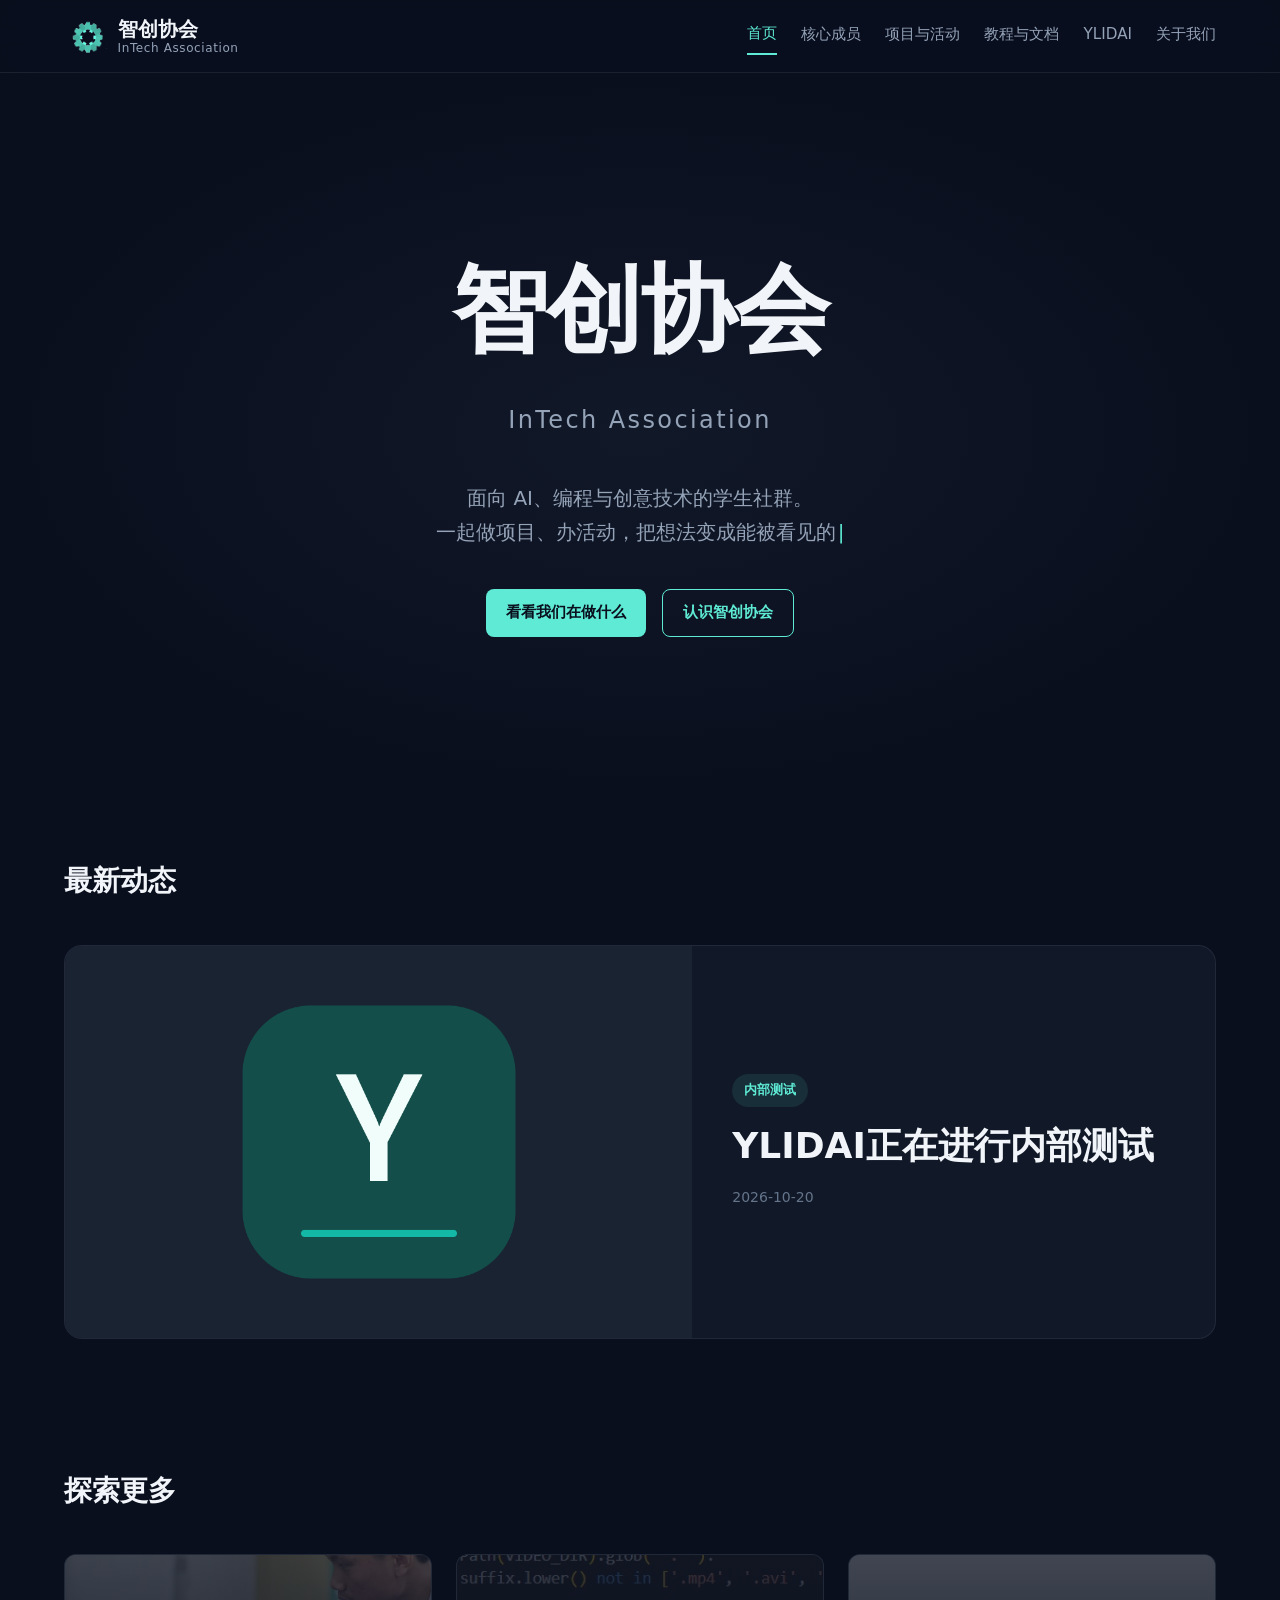
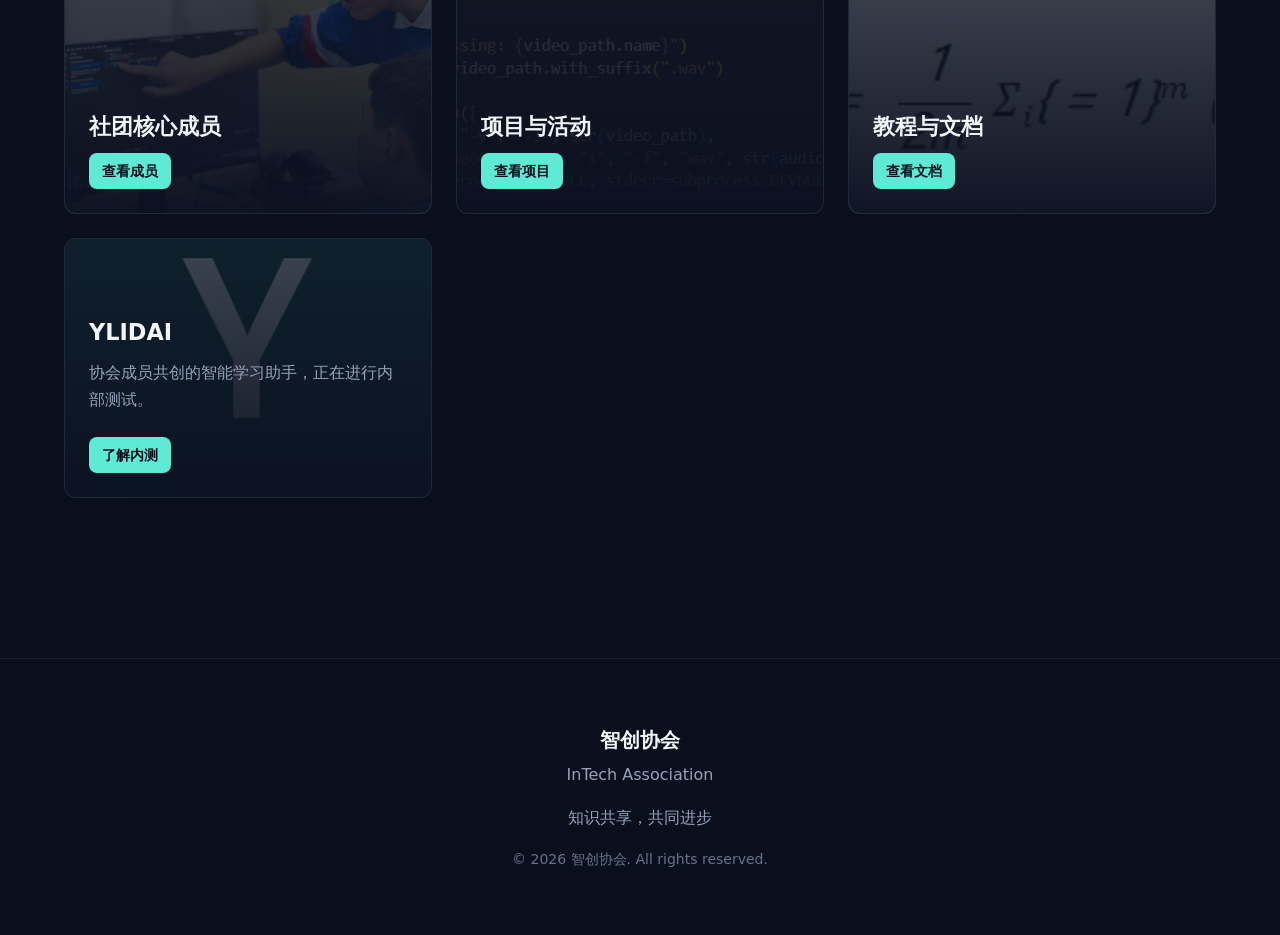
<file: index.html>
<!DOCTYPE html>
<html lang="zh-CN">
  <head>
    <meta charset="UTF-8" />
    <link rel="icon" type="image/png" href="assets/images/logo.png" />
    <meta name="viewport" content="width=device-width, initial-scale=1.0" />
    <title>智创协会 | InTech Association</title>
    <meta name="description" content="智创协会（InTech Association）官网：知识共享，共同进步。" />
    <link rel="stylesheet" href="css/base.css" />
    <link rel="stylesheet" href="css/components.css?v=20261102-trim" />
    <link rel="stylesheet" href="css/pages.css?v=20261102-trim" />
  </head>
  <body data-page="index">
    <div id="navbar"></div>

    <main>
      <section class="hero">
        <div class="hero-content">
          <div class="hero-brand">
            <h1>智创协会</h1>
            <span class="hero-sub">InTech Association</span>
          </div>
          <p class="hero-desc typewriter-desc" data-type-text="面向 AI、编程与创意技术的学生社群。&#10;一起做项目、办活动，把想法变成能被看见的作品。"></p>
          <div class="hero-actions">
            <a href="projects.html" class="btn">看看我们在做什么</a>
            <a href="about.html" class="btn btn-outline">认识智创协会</a>
          </div>
        </div>
      </section>

      <div id="news-carousel" class="reveal"></div>

      <section class="entrance-section">
        <div class="container">
          <h2 class="section-title reveal">探索更多</h2>
          <div class="entrance-grid">
            <a href="members.html" class="entrance-card reveal reveal-d1">
              <div class="bg-image">
                <img src="assets/images/核心成员.jpg" alt="核心成员" />
              </div>
              <div class="overlay"></div>
              <div class="card-content">
                <h3>社团核心成员</h3>
                <span class="btn btn-sm">查看成员</span>
              </div>
            </a>

            <a href="projects.html" class="entrance-card reveal reveal-d2">
              <div class="bg-image">
                <img src="assets/images/项目与活动.jpg" alt="项目与活动" />
              </div>
              <div class="overlay"></div>
              <div class="card-content">
                <h3>项目与活动</h3>
                <span class="btn btn-sm">查看项目</span>
              </div>
            </a>

            <a href="docs.html" class="entrance-card reveal reveal-d3">
              <div class="bg-image">
                <img src="assets/images/教程与文档.jpg" alt="教程与文档" />
              </div>
              <div class="overlay"></div>
              <div class="card-content">
                <h3>教程与文档</h3>
                <span class="btn btn-sm">查看文档</span>
              </div>
            </a>

            <a href="ylid-ai.html" class="entrance-card reveal reveal-d4">
              <div class="bg-image">
                <img src="assets/images/YLID%20AI%20Agent.jpg" alt="YLIDAI" />
              </div>
              <div class="overlay"></div>
              <div class="card-content">
                <h3>YLIDAI</h3>
                <p>协会成员共创的智能学习助手，正在进行内部测试。</p>
                <span class="btn btn-sm">了解内测</span>
              </div>
            </a>
          </div>
        </div>
      </section>
    </main>

    <div id="footer"></div>

    <script src="js/config.js?v=20261020-ylidai-news"></script>
    <script src="js/data.js?v=20261102-trim"></script>
    <script src="js/components.js?v=20261102-trim"></script>
    <script src="js/main.js?v=20261020-ylidai-news"></script>
  </body>
</html>
</file>
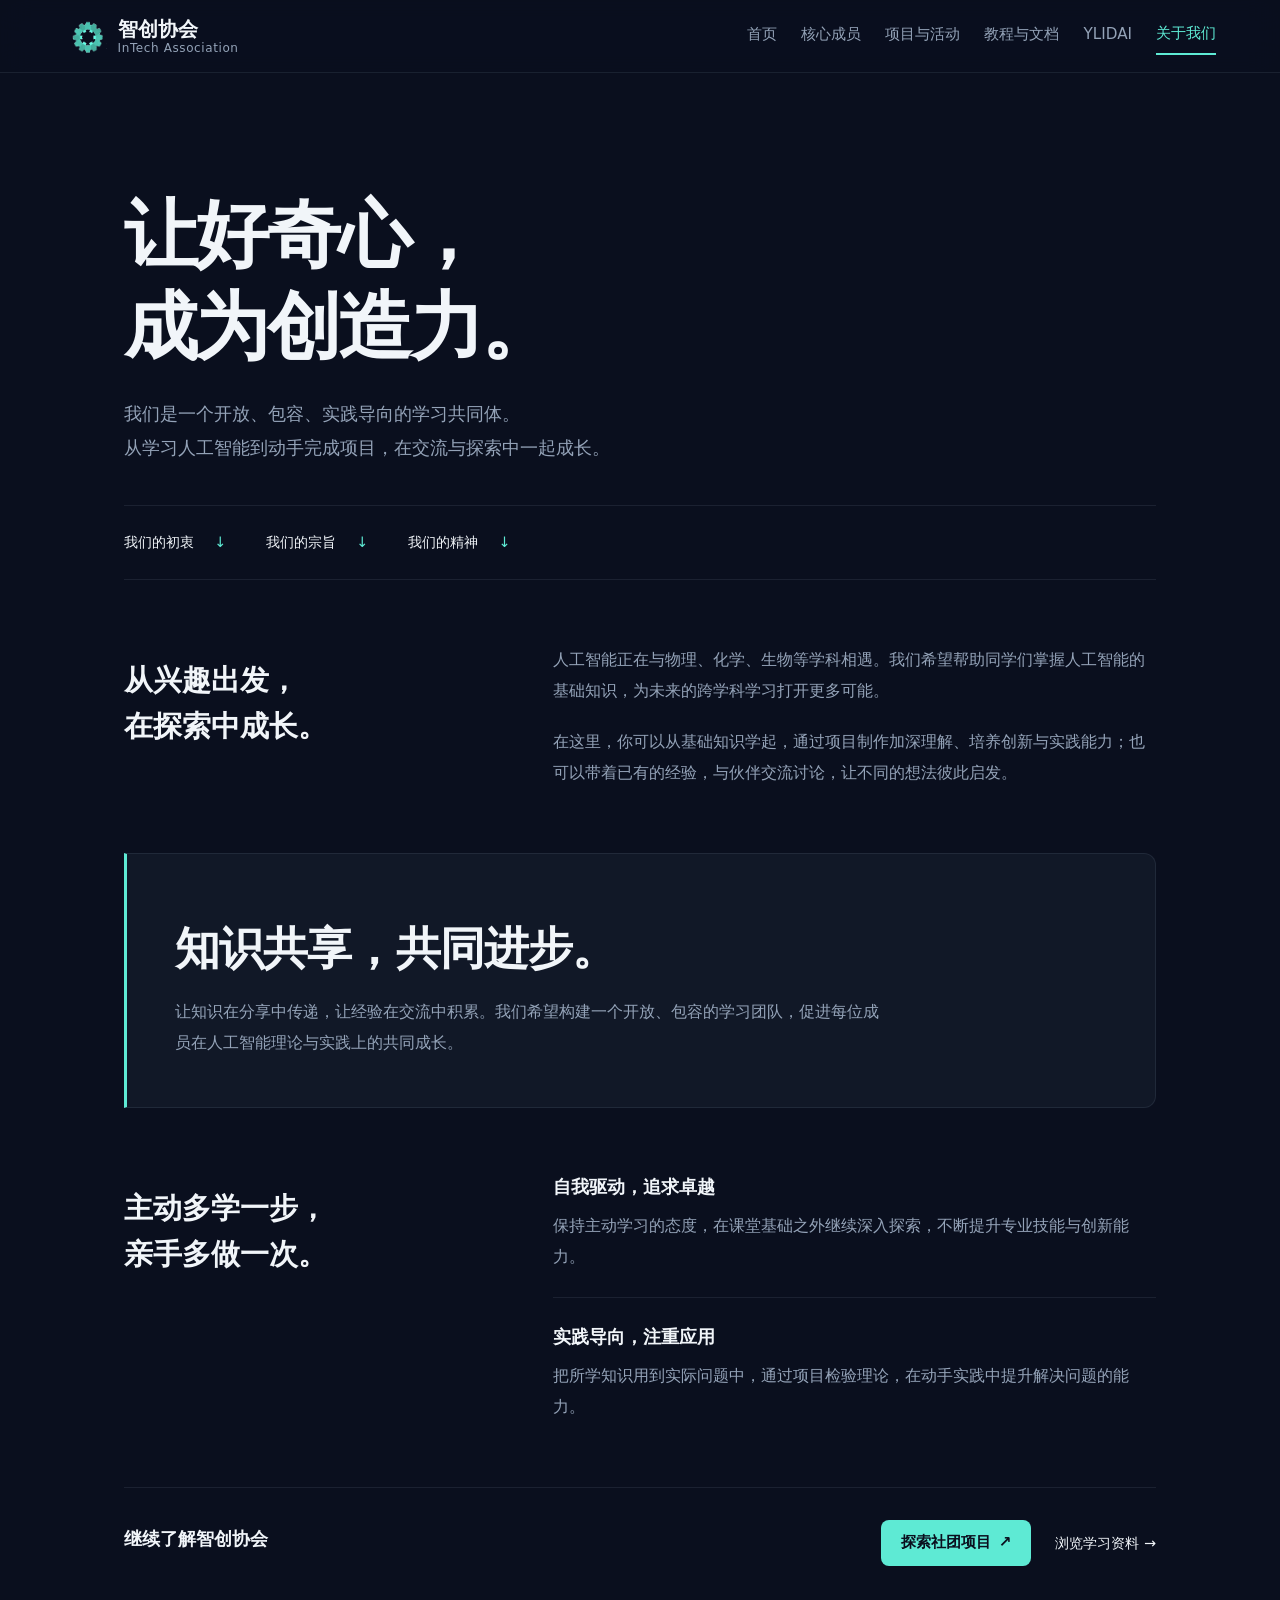
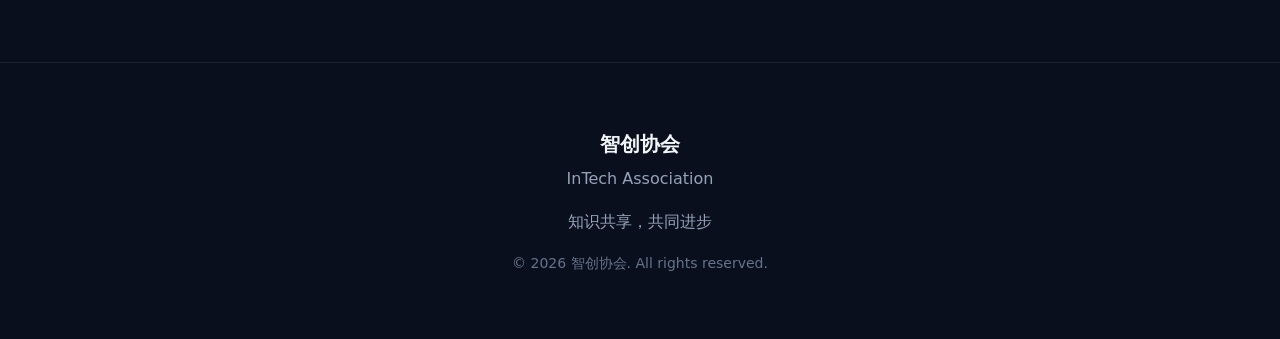
<file: about.html>
<!DOCTYPE html>
<html lang="zh-CN">
  <head>
    <meta charset="UTF-8" />
    <link rel="icon" type="image/png" href="assets/images/logo.png" />
    <meta name="viewport" content="width=device-width, initial-scale=1.0" />
    <title>关于我们 | 智创协会</title>
    <meta name="description" content="了解智创协会：以知识共享、共同进步为宗旨，在人工智能的学习、交流与实践中一起成长。" />
    <link rel="stylesheet" href="css/base.css" />
    <link rel="stylesheet" href="css/components.css" />
    <link rel="stylesheet" href="css/pages.css?v=20261102-trim" />
  </head>
  <body data-page="about">
    <div id="navbar"></div>

    <main class="about-page">
      <header class="about-header">
        <div class="container about-container">
          <h1>让好奇心，<br />成为创造力。</h1>
          <p class="about-intro">我们是一个开放、包容、实践导向的学习共同体。<br class="about-desktop-break" />从学习人工智能到动手完成项目，在交流与探索中一起成长。</p>
          <nav class="about-contents" aria-label="本页内容">
            <a href="#about-origin">我们的初衷 <span aria-hidden="true">↓</span></a>
            <a href="#about-purpose">我们的宗旨 <span aria-hidden="true">↓</span></a>
            <a href="#about-spirit">我们的精神 <span aria-hidden="true">↓</span></a>
          </nav>
        </div>
      </header>

      <div class="container about-container">
        <section class="about-row" id="about-origin" aria-labelledby="origin-title">
          <div class="about-section-heading">
            <h2 id="origin-title">从兴趣出发，<br />在探索中成长。</h2>
          </div>
          <div class="about-copy">
            <p>人工智能正在与物理、化学、生物等学科相遇。我们希望帮助同学们掌握人工智能的基础知识，为未来的跨学科学习打开更多可能。</p>
            <p>在这里，你可以从基础知识学起，通过项目制作加深理解、培养创新与实践能力；也可以带着已有的经验，与伙伴交流讨论，让不同的想法彼此启发。</p>
          </div>
        </section>

        <section class="about-purpose" id="about-purpose" aria-labelledby="purpose-title">
          <h2 id="purpose-title">知识共享，<br class="about-mobile-break" />共同进步。</h2>
          <p>让知识在分享中传递，让经验在交流中积累。我们希望构建一个开放、包容的学习团队，促进每位成员在人工智能理论与实践上的共同成长。</p>
        </section>

        <section class="about-row about-spirit" id="about-spirit" aria-labelledby="spirit-title">
          <div class="about-section-heading">
            <h2 id="spirit-title">主动多学一步，<br />亲手多做一次。</h2>
          </div>
          <div class="about-principles">
            <article>
              <h3>自我驱动，追求卓越</h3>
              <p>保持主动学习的态度，在课堂基础之外继续深入探索，不断提升专业技能与创新能力。</p>
            </article>
            <article>
              <h3>实践导向，注重应用</h3>
              <p>把所学知识用到实际问题中，通过项目检验理论，在动手实践中提升解决问题的能力。</p>
            </article>
          </div>
        </section>

        <aside class="about-explore" aria-labelledby="explore-title">
          <div>
            <h2 id="explore-title">继续了解智创协会</h2>
          </div>
          <div class="about-actions">
            <a class="btn" href="projects.html">探索社团项目 <span aria-hidden="true">↗</span></a>
            <a class="about-text-link" href="docs.html">浏览学习资料 <span aria-hidden="true">→</span></a>
          </div>
        </aside>
      </div>
    </main>

    <div id="footer"></div>

    <script src="js/config.js"></script>
    <script src="js/data.js"></script>
    <script src="js/components.js"></script>
    <script src="js/main.js"></script>
  </body>
</html>
</file>
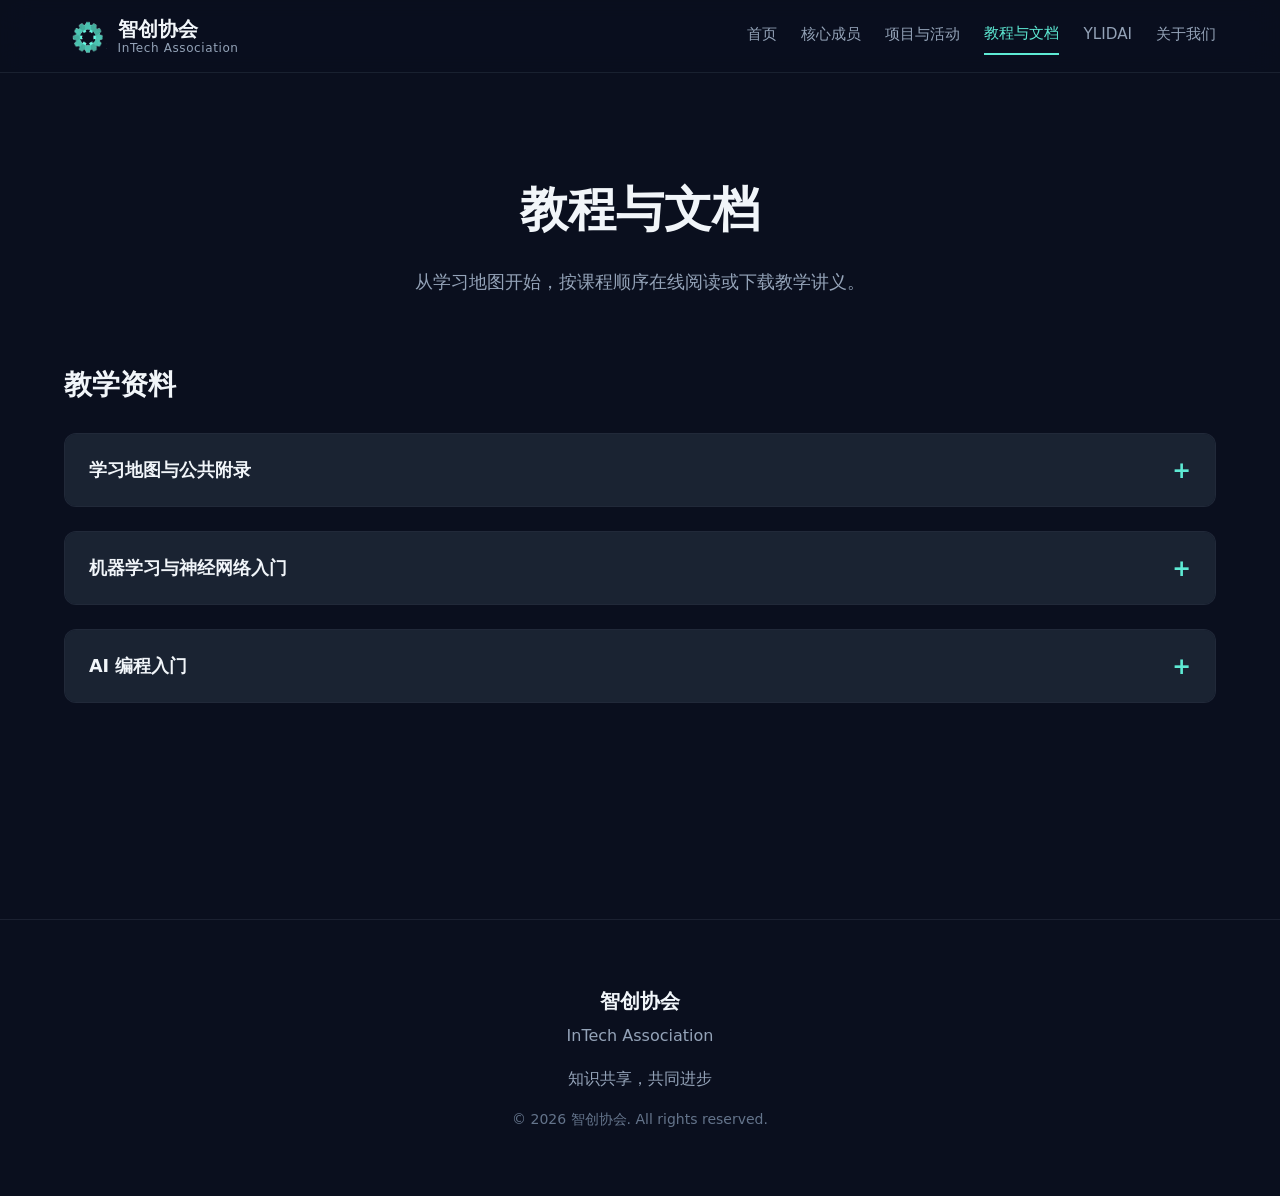
<file: docs.html>
<!DOCTYPE html>
<html lang="zh-CN">
  <head>
    <meta charset="UTF-8" />
    <link rel="icon" type="image/png" href="assets/images/logo.png" />
    <meta name="viewport" content="width=device-width, initial-scale=1.0" />
    <title>教程与文档 | 智创协会</title>
    <meta name="description" content="浏览和下载智创协会的机器学习、神经网络与 AI 编程教学资料。" />
    <link rel="stylesheet" href="css/base.css" />
    <link rel="stylesheet" href="css/components.css" />
    <link rel="stylesheet" href="css/pages.css" />
  </head>
  <body data-page="docs">
    <div id="navbar"></div>

    <main>
      <header class="page-header">
        <div class="container">
          <h1 class="fade-in-up">教程与文档</h1>
          <p class="fade-in-up">从学习地图开始，按课程顺序在线阅读或下载教学讲义。</p>
        </div>
      </header>

      <section class="docs-section">
        <div class="container">
          <h2 class="section-title reveal">教学资料</h2>
          <div id="public-docs" class="reveal"></div>
        </div>
      </section>
    </main>

    <div id="footer"></div>

    <script src="js/config.js"></script>
    <script src="js/data.js"></script>
    <script src="js/components.js"></script>
    <script src="js/main.js"></script>
  </body>
</html>
</file>
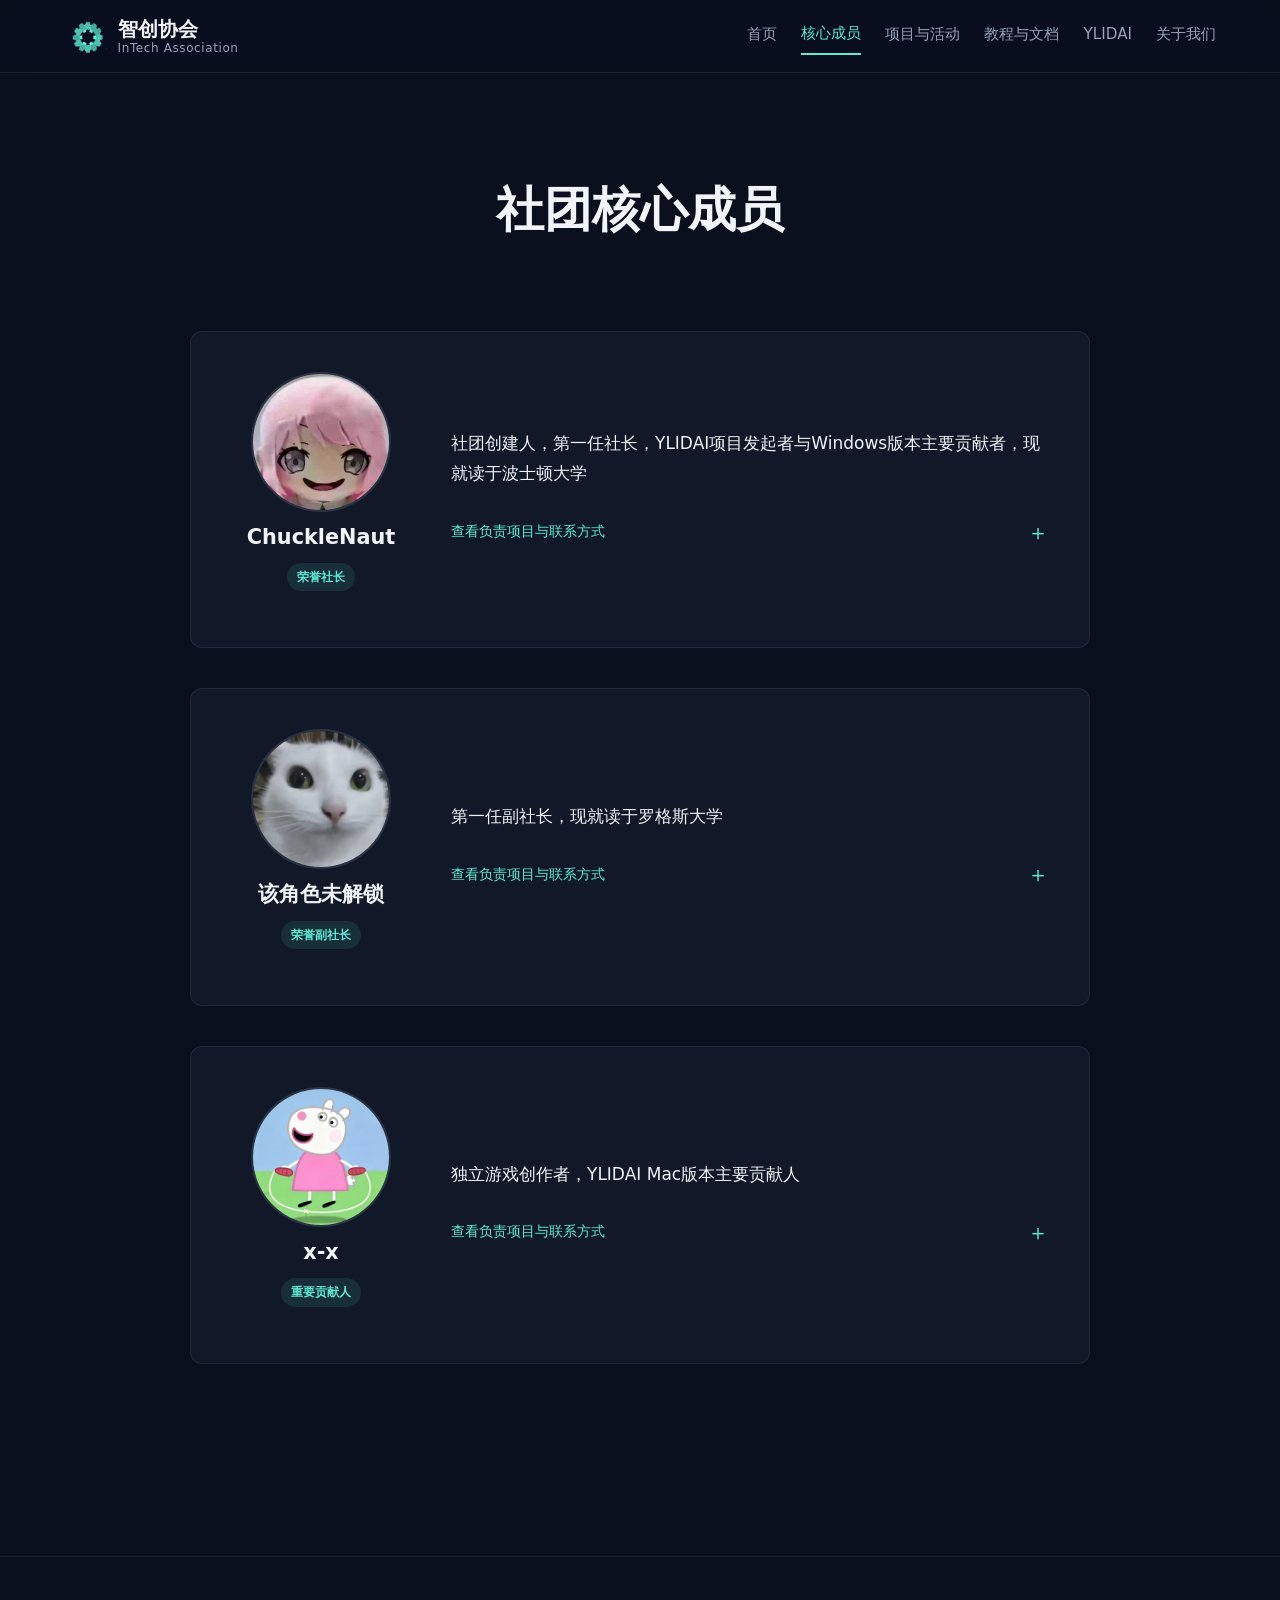
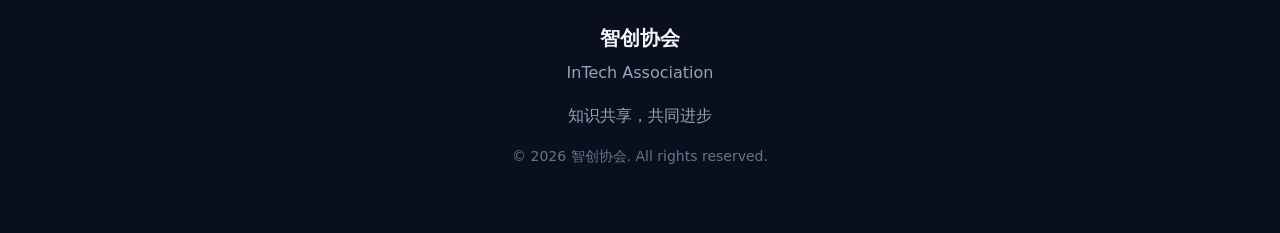
<file: members.html>
<!DOCTYPE html>
<html lang="zh-CN">
  <head>
    <meta charset="UTF-8" />
    <link rel="icon" type="image/png" href="assets/images/logo.png" />
    <meta name="viewport" content="width=device-width, initial-scale=1.0" />
    <title>核心成员 | 智创协会</title>
    <meta name="description" content="智创协会核心成员介绍。" />
    <link rel="stylesheet" href="css/base.css" />
    <link rel="stylesheet" href="css/components.css" />
    <link rel="stylesheet" href="css/pages.css" />
  </head>
  <body data-page="members">
    <div id="navbar"></div>

    <main>
      <header class="page-header">
        <div class="container">
          <h1 class="fade-in-up">社团核心成员</h1>
        </div>
      </header>

      <section class="members-section">
        <div class="container">
          <div id="members-grid" class="members-list"></div>
        </div>
      </section>
    </main>

    <div id="footer"></div>

    <script src="js/config.js"></script>
    <script src="js/data.js"></script>
    <script src="js/components.js"></script>
    <script src="js/main.js"></script>
  </body>
</html>
</file>
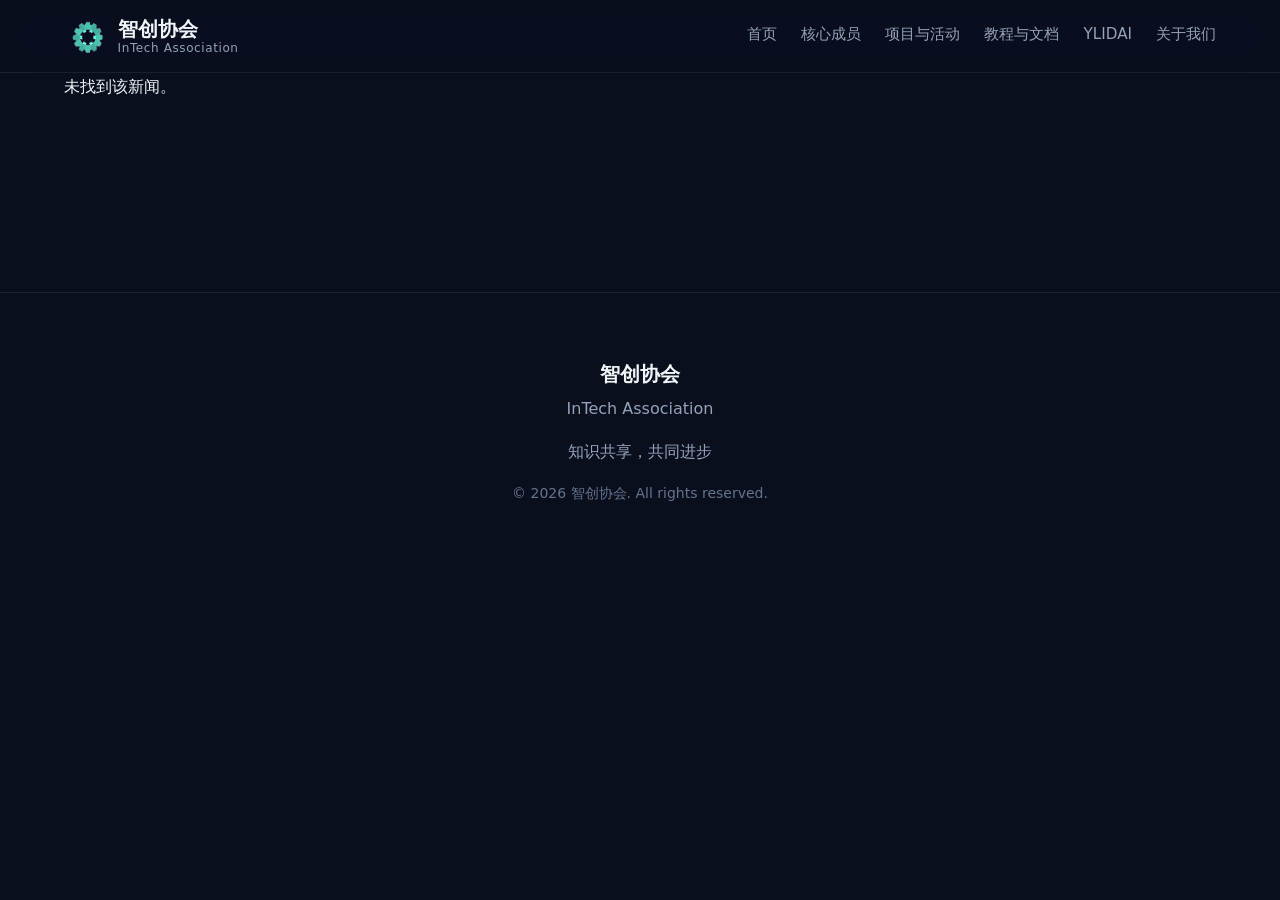
<file: news-detail.html>
<!DOCTYPE html>
<html lang="zh-CN">
  <head>
    <meta charset="UTF-8" />
    <link rel="icon" type="image/png" href="assets/images/logo.png" />
    <meta name="viewport" content="width=device-width, initial-scale=1.0" />
    <title>YLIDAI正在进行内部测试 | 智创协会</title>
    <meta name="description" content="我们开发的AI学习辅助工具“YLIDAI”正在进行内部测试，现在仍可加入我们的测试团队。如果有兴趣，请在核心成员中联系 Chucklenaut 或 x-x。" />
    <link rel="stylesheet" href="css/base.css" />
    <link rel="stylesheet" href="css/components.css?v=20261102-trim" />
    <link rel="stylesheet" href="css/pages.css?v=20261102-trim" />
  </head>
  <body data-page="news-detail">
    <div id="navbar"></div>

    <main>
      <section class="docs-section">
        <div class="container">
          <div id="news-content">
            <article class="detail-card">
              <div class="detail-header">
                <img src="assets/images/ylidai-icon.png" alt="YLIDAI正在进行内部测试" class="news-icon" />
                <div>
                  <span class="badge">内部测试</span>
                  <span class="news-date">2026-10-20</span>
                  <h2>YLIDAI正在进行内部测试</h2>
                </div>
              </div>
              <p>我们开发的AI学习辅助工具“YLIDAI”正在进行内部测试，现在仍可加入我们的测试团队，如果有兴趣请联系项目贡献者-在<a href="members.html">“核心成员”</a>中找到“Chucklenaut”或“x-x”即可获得贡献者联系方式。</p>
              <a href="index.html" class="btn">返回首页</a>
            </article>
          </div>
        </div>
      </section>
    </main>

    <div id="footer"></div>

    <script src="js/config.js?v=20261020-ylidai-announcement"></script>
    <script src="js/data.js?v=20261102-trim"></script>
    <script src="js/components.js?v=20261102-trim"></script>
    <script src="js/main.js?v=20261020-ylidai-announcement"></script>
  </body>
</html>
</file>
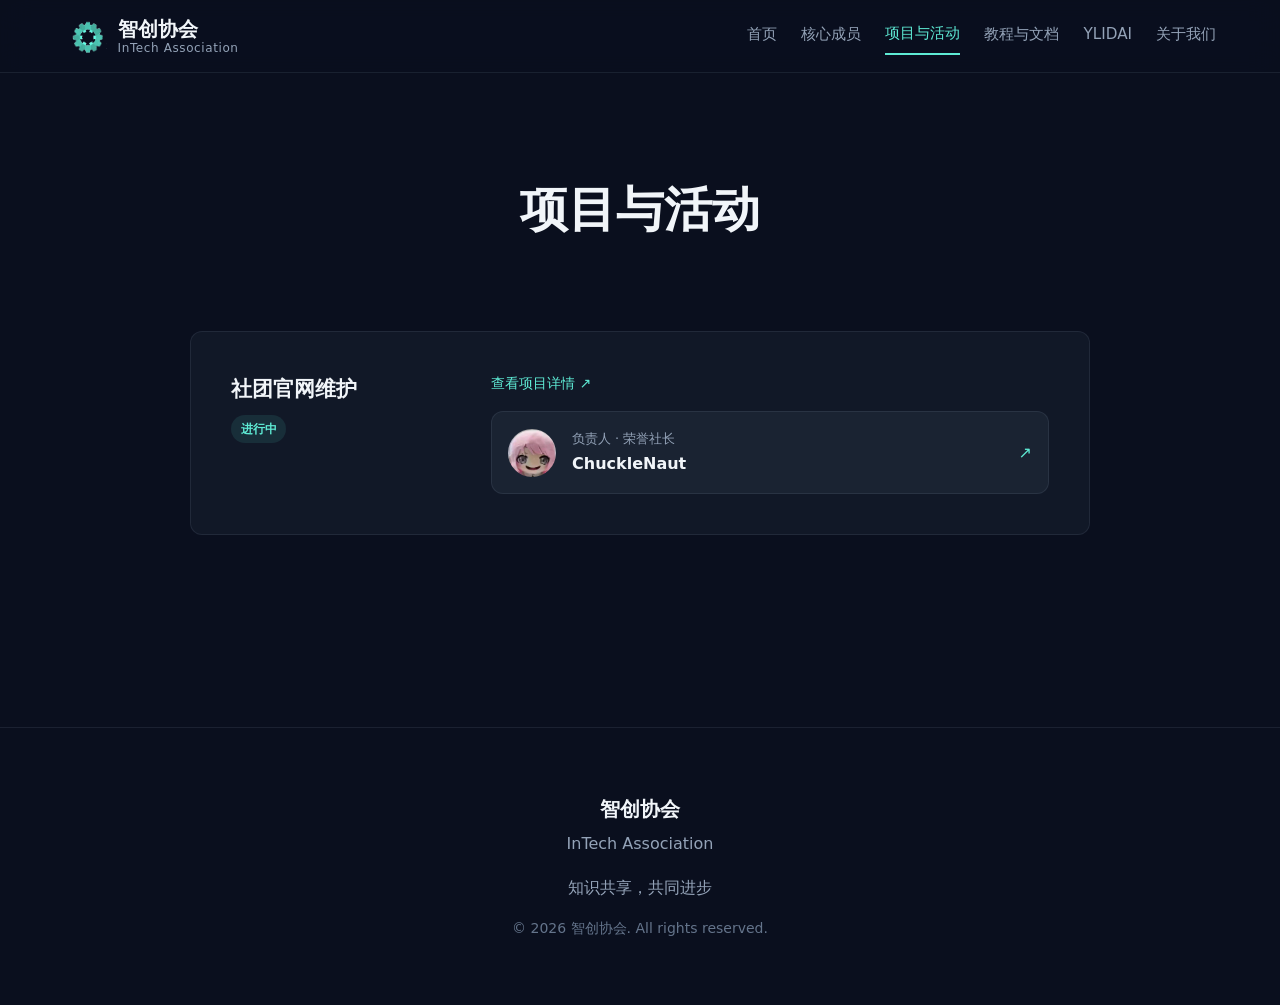
<file: projects.html>
<!DOCTYPE html>
<html lang="zh-CN">
  <head>
    <meta charset="UTF-8" />
    <link rel="icon" type="image/png" href="assets/images/logo.png" />
    <meta name="viewport" content="width=device-width, initial-scale=1.0" />
    <title>项目与活动 | 智创协会</title>
    <meta name="description" content="智创协会项目与活动展示。" />
    <link rel="stylesheet" href="css/base.css" />
    <link rel="stylesheet" href="css/components.css" />
    <link rel="stylesheet" href="css/pages.css" />
  </head>
  <body data-page="projects">
    <div id="navbar"></div>

    <main>
      <header class="page-header">
        <div class="container">
          <h1 class="fade-in-up">项目与活动</h1>
        </div>
      </header>

      <section id="project-detail"></section>

      <section class="projects-section">
        <div class="container">
          <div id="projects-grid" class="grid reveal"></div>
        </div>
      </section>
    </main>

    <div id="footer"></div>

    <script src="js/config.js"></script>
    <script src="js/data.js"></script>
    <script src="js/components.js"></script>
    <script src="js/main.js"></script>
  </body>
</html>
</file>
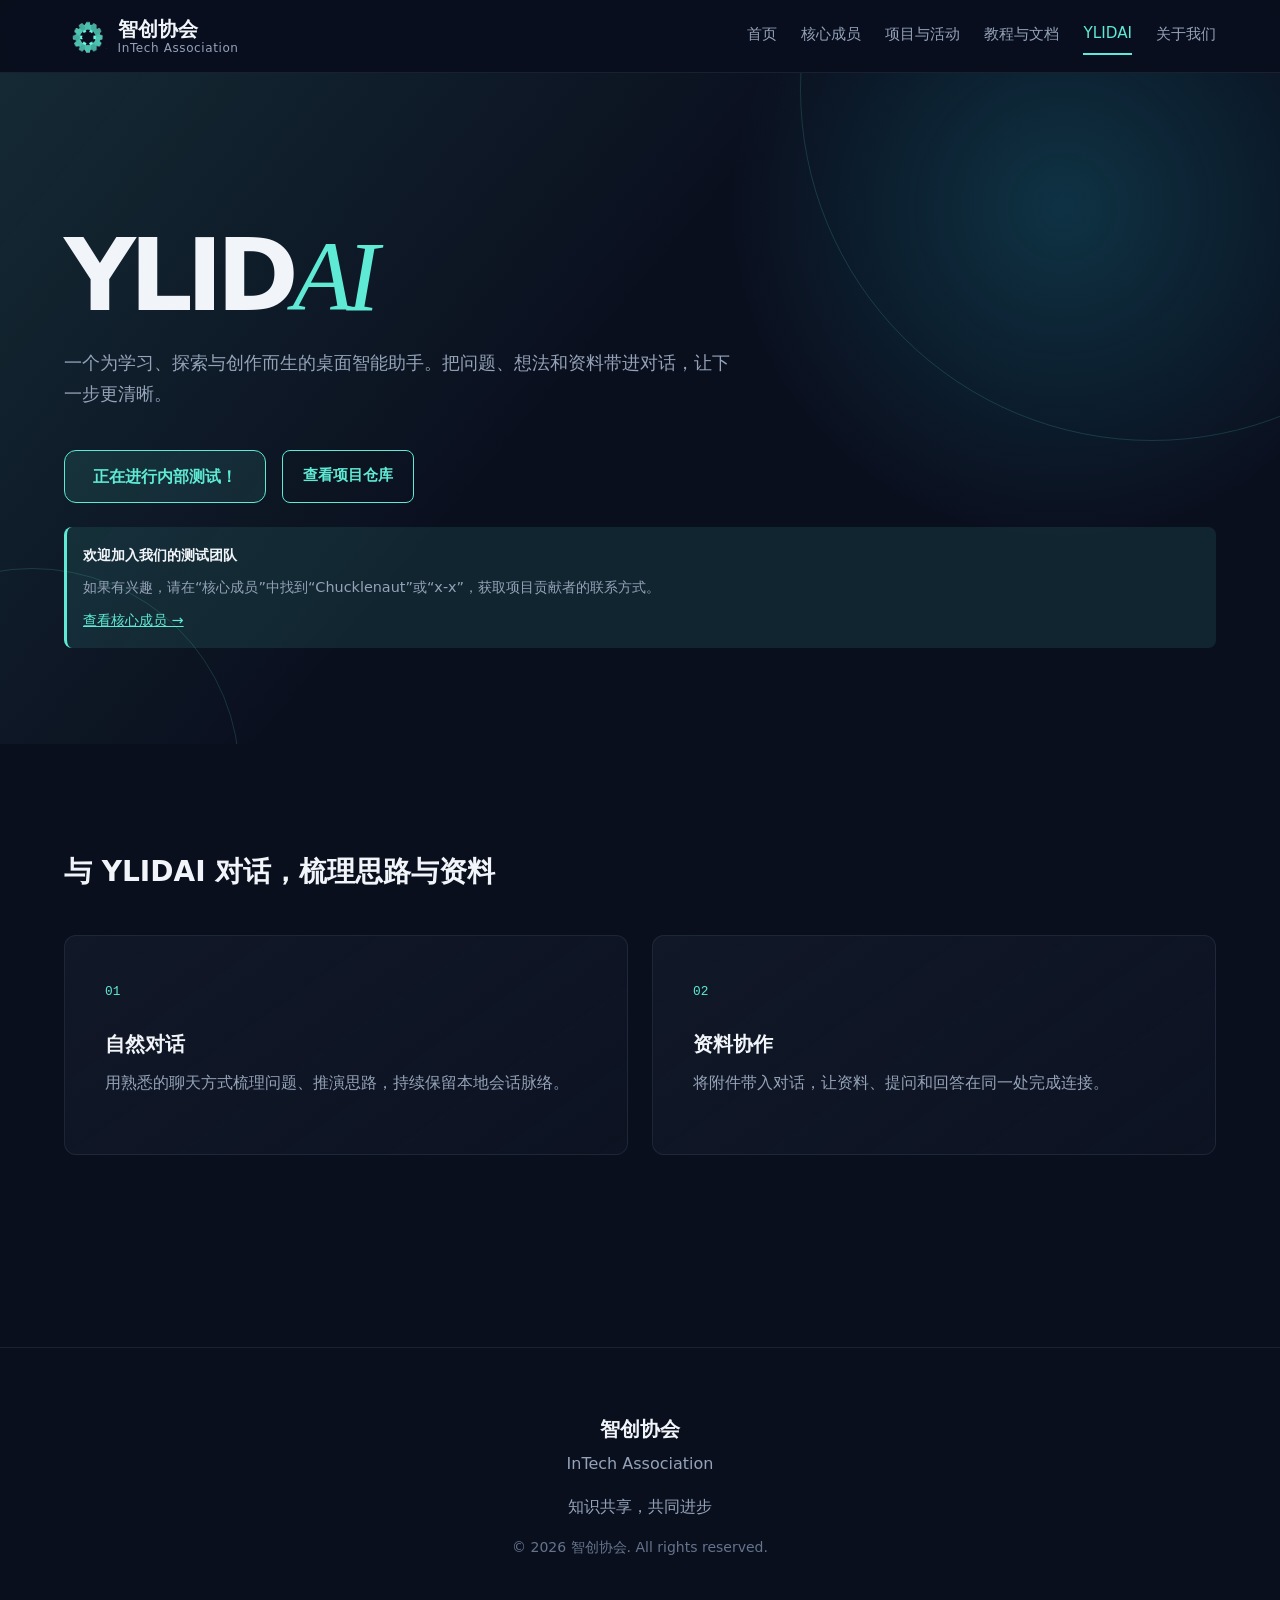
<file: ylid-ai.html>
<!DOCTYPE html>
<html lang="zh-CN">
  <head>
    <meta charset="UTF-8" />
    <link rel="icon" type="image/png" href="assets/images/logo.png" />
    <meta name="viewport" content="width=device-width, initial-scale=1.0" />
    <title>YLIDAI | 智创协会</title>
    <meta
      name="description"
      content="YLIDAI 智能学习辅助工具正在进行内部测试，欢迎联系项目贡献者加入测试团队。"
    />
    <link rel="stylesheet" href="css/base.css" />
    <link rel="stylesheet" href="css/components.css" />
    <link rel="stylesheet" href="css/pages.css?v=20261102-trim" />
  </head>
  <body data-page="ylid-ai">
    <div id="navbar"></div>

    <main>
      <section class="ylid-hero">
        <div class="ylid-orbit ylid-orbit-one" aria-hidden="true"></div>
        <div class="ylid-orbit ylid-orbit-two" aria-hidden="true"></div>
        <div class="container ylid-hero-grid">
          <div class="ylid-hero-copy fade-in-up">
            <h1>YLID<em>AI</em></h1>
            <p>
              一个为学习、探索与创作而生的桌面智能助手。把问题、想法和资料带进对话，让下一步更清晰。
            </p>
            <div class="ylid-actions">
              <span class="ylid-beta-notice" role="status">正在进行内部测试！</span>
              <a
                class="btn btn-outline"
                href="https://github.com/chucklenaut123/YALIAI_windows_client"
                target="_blank"
                rel="noopener noreferrer"
              >查看项目仓库</a>
            </div>
            <div class="ylid-download-help">
              <strong>欢迎加入我们的测试团队</strong>
              <p>如果有兴趣，请在“核心成员”中找到“Chucklenaut”或“x-x”，获取项目贡献者的联系方式。</p>
              <a href="members.html">查看核心成员 →</a>
            </div>
          </div>
        </div>
      </section>

      <section class="ylid-section">
        <div class="container">
          <h2 class="section-title">与 YLIDAI 对话，梳理思路与资料</h2>
          <div class="ylid-feature-grid">
            <article class="ylid-feature-card reveal reveal-d1">
              <span class="ylid-feature-index">01</span>
              <h3>自然对话</h3>
              <p>用熟悉的聊天方式梳理问题、推演思路，持续保留本地会话脉络。</p>
            </article>
            <article class="ylid-feature-card reveal reveal-d2">
              <span class="ylid-feature-index">02</span>
              <h3>资料协作</h3>
              <p>将附件带入对话，让资料、提问和回答在同一处完成连接。</p>
            </article>
          </div>
        </div>
      </section>

      <section id="ylid-install-guide" class="ylid-section ylid-getting-started" aria-labelledby="ylid-install-title" hidden>
        <div class="container">
          <p class="ylid-section-eyebrow">INSTALLATION GUIDE</p>
          <h2 id="ylid-install-title" class="section-title">遇到下载提示？按这几步安装</h2>
          <p class="ylid-install-intro">本页下载按钮连接智创协会为 YLIDAI 使用的官方发布源。当前安装包尚未添加 Windows 代码签名，下载量较少时也可能出现信誉提示；该提示本身不是病毒检测结果。请先核对来源，再决定是否继续。</p>
          <div class="ylid-install-details">
            <details open>
              <summary>1 · Edge 提示“通常不会下载”</summary>
              <ol>
                <li>确认你从本官网 <strong>intechassociation.org</strong> 点击下载，下载地址的域名为 <strong>ylidai-updates.pages.dev</strong>。</li>
                <li>打开 Edge 右上角的下载列表，或按 <kbd>Ctrl</kbd> + <kbd>J</kbd>，找到 YLIDAI 安装包。</li>
                <li>点击文件旁的 <strong>“…” → “保留”</strong>；如果再次出现提示，选择 <strong>“显示更多” → “仍要保留”</strong>（部分版本显示“仍然保留”）。</li>
                <li>等待下载完成，再点击“打开文件”。文件名末尾的 <strong>(1)</strong> 等编号仅表示重复下载，不影响安装。</li>
              </ol>
            </details>
            <details>
              <summary>2 · Windows 提示“已保护你的电脑”</summary>
              <p>如果提示的是 SmartScreen 阻止了“未识别的应用”，且你已核对上述官方来源并信任该文件，可点击 <strong>“更多信息” → “仍要运行”</strong>，再按安装向导完成安装。未添加 Windows 代码签名的安装包可能显示“未知发布者”。</p>
              <p>如果没有“仍要运行”按钮，可能受到学校或电脑管理员策略限制，请联系管理员协助。</p>
            </details>
            <details>
              <summary>3 · 安装完成后开始使用</summary>
              <p>打开 YLIDAI，输入管理员或社团发放的访问令牌，验证成功后即可开始对话。后续客户端会验证更新包的 Tauri 签名；此签名用于检查更新来源与完整性，与 Windows 发布者代码签名不同。</p>
            </details>
          </div>
          <p class="ylid-install-note">以上操作仅适用于“通常不会下载”或“未识别的应用”等信誉提示。如果出现明确的病毒、木马或恶意软件告警，请停止安装并联系社团管理员核查。无需关闭杀毒软件或 SmartScreen。</p>
          <a class="ylid-install-source" href="https://learn.microsoft.com/zh-cn/troubleshoot/microsoft-edge/development/download-failures" target="_blank" rel="noopener noreferrer">微软关于 Edge 下载提示的说明 ↗</a>
        </div>
      </section>

      <section class="ylid-section ylid-getting-started" hidden>
        <div class="container">
          <p class="ylid-section-eyebrow">GET STARTED</p>
          <h2 class="section-title">三步开始使用</h2>
          <ol class="ylid-steps">
            <li class="reveal reveal-d1">
              <span>1</span>
              <div><h3>下载安装</h3><p>下载 Windows 64 位安装包并按提示完成安装。</p></div>
            </li>
            <li class="reveal reveal-d2">
              <span>2</span>
              <div><h3>输入激活令牌</h3><p>首次启动时输入管理员或社团发放的访问令牌。</p></div>
            </li>
            <li class="reveal reveal-d3">
              <span>3</span>
              <div><h3>开始对话</h3><p>令牌验证完成后，即可开始新的学习与创作会话。</p></div>
            </li>
          </ol>
          <p class="ylid-requirements">
            系统要求：64 位 Windows、网络连接和有效激活令牌。更新会保留本地聊天数据。
          </p>
        </div>
      </section>
    </main>

    <div id="footer"></div>

    <script src="js/config.js?v=20260918"></script>
    <script src="js/data.js"></script>
    <script src="js/components.js"></script>
    <script src="js/main.js?v=20260918"></script>
  </body>
</html>
</file>
<file: css/base.css>
/**
 * 全局基础样式
 * 包含 CSS 变量、重置、字体、布局工具。
 */

:root {
  /* 暗色主题色板 — 优化后 */
  --bg-primary: #0a0f1e;
  --bg-secondary: #111827;
  --bg-tertiary: #1a2332;
  --bg-hover: #223044;

  --text-primary: #f1f5f9;
  --text-secondary: #94a3b8;
  --text-muted: #64748b;

  --accent: #5eead4;
  --accent-hover: #2dd4bf;
  --accent-soft: rgba(94, 234, 212, 0.1);
  --accent-glow: rgba(94, 234, 212, 0.35);

  --border: rgba(148, 163, 184, 0.12);
  --shadow: 0 8px 32px rgba(0, 0, 0, 0.45);

  /* 动画 */
  --ease-out: cubic-bezier(0.16, 1, 0.3, 1);
  --ease-spring: cubic-bezier(0.34, 1.56, 0.64, 1);
  --duration-fast: 0.2s;
  --duration-normal: 0.4s;
  --duration-slow: 0.6s;

  /* 间距 */
  --space-xs: 0.5rem;
  --space-sm: 1rem;
  --space-md: 1.5rem;
  --space-lg: 2.5rem;
  --space-xl: 4rem;
  --space-xxl: 6rem;

  /* 字体 */
  --font-sans: 'PingFang SC', 'Microsoft YaHei', 'Noto Sans SC', system-ui, -apple-system, BlinkMacSystemFont,
    'Segoe UI', sans-serif;
  --font-mono: 'SF Mono', 'Fira Code', Consolas, monospace;

  /* 圆角 */
  --radius-sm: 8px;
  --radius-md: 12px;
  --radius-lg: 18px;

  /* 容器宽度 */
  --container: 1200px;
}

* {
  box-sizing: border-box;
  margin: 0;
  padding: 0;
}

html {
  scroll-behavior: smooth;
}

body {
  font-family: var(--font-sans);
  background-color: var(--bg-primary);
  color: var(--text-primary);
  line-height: 1.7;
  -webkit-font-smoothing: antialiased;
}

img {
  max-width: 100%;
  display: block;
}

a {
  color: inherit;
  text-decoration: none;
}

ul {
  list-style: none;
}

button {
  font-family: inherit;
  cursor: pointer;
  border: none;
  background: none;
  color: inherit;
}

/* 容器 */
.container {
  width: 100%;
  max-width: var(--container);
  margin: 0 auto;
  padding: 0 var(--space-md);
}

/* 页面标题 */
.page-header {
  padding: var(--space-xxl) 0 var(--space-xl);
  text-align: center;
}

.page-header h1 {
  font-size: clamp(2rem, 5vw, 3rem);
  font-weight: 700;
  margin-bottom: var(--space-sm);
}

.page-header p {
  color: var(--text-secondary);
  font-size: 1.125rem;
  max-width: 700px;
  margin: 0 auto;
}

/* 区块标题 */
.section-title {
  font-size: 1.75rem;
  font-weight: 600;
  margin-bottom: var(--space-lg);
  color: var(--text-primary);
}

.section-subtitle {
  color: var(--text-secondary);
  margin-bottom: var(--space-lg);
}

/* 响应式辅助 */
@media (max-width: 768px) {
  :root {
    --space-xl: 2.5rem;
    --space-xxl: 4rem;
  }
}

/* ---------- 动画工具类 ---------- */

/* 初始隐藏状态，等待滚动触发 */
.reveal {
  opacity: 0;
  transform: translateY(24px);
  transition: opacity var(--duration-normal) var(--ease-out),
    transform var(--duration-normal) var(--ease-out);
}

.reveal.visible {
  opacity: 1;
  transform: translateY(0);
}

/* 延迟类，用于错开动画 */
.reveal-d1 { transition-delay: 0.1s; }
.reveal-d2 { transition-delay: 0.2s; }
.reveal-d3 { transition-delay: 0.3s; }
.reveal-d4 { transition-delay: 0.4s; }

/* 淡入 */
.fade-in {
  animation: fadeIn var(--duration-slow) var(--ease-out) forwards;
}

@keyframes fadeIn {
  from { opacity: 0; }
  to   { opacity: 1; }
}

/* 淡入上滑 */
.fade-in-up {
  animation: fadeInUp var(--duration-slow) var(--ease-out) forwards;
}

@keyframes fadeInUp {
  from {
    opacity: 0;
    transform: translateY(20px);
  }
  to {
    opacity: 1;
    transform: translateY(0);
  }
}

/* 轻微脉冲发光 */
@keyframes subtleGlow {
  0%, 100% { box-shadow: 0 0 0 0 var(--accent-soft); }
  50% { box-shadow: 0 0 20px 2px var(--accent-soft); }
}
</file>
<file: css/components.css>
/**
 * 通用组件样式
 */

/* ---------- 导航栏 ---------- */
.navbar {
  position: sticky;
  top: 0;
  z-index: 100;
  background: rgba(10, 15, 30, 0.75);
  backdrop-filter: blur(16px) saturate(1.2);
  border-bottom: 1px solid var(--border);
  transition: background var(--duration-fast) ease, box-shadow var(--duration-fast) ease;
}

.navbar.scrolled {
  background: rgba(10, 15, 30, 0.92);
  box-shadow: 0 4px 20px rgba(0, 0, 0, 0.3);
}

.navbar-inner {
  display: flex;
  align-items: center;
  justify-content: space-between;
  height: 72px;
}

.logo {
  display: flex;
  align-items: center;
  gap: 0.6rem;
  line-height: 1.2;
}

.logo-icon {
  width: 44px;
  height: 44px;
  object-fit: contain;
  flex-shrink: 0;
}

.logo-text {
  display: flex;
  flex-direction: column;
}

.logo-zh {
  font-size: 1.25rem;
  font-weight: 700;
  color: var(--text-primary);
}

.logo-en {
  font-size: 0.75rem;
  color: var(--text-secondary);
  letter-spacing: 0.05em;
}

.nav-menu {
  display: flex;
  gap: var(--space-md);
}

.nav-link {
  color: var(--text-secondary);
  font-size: 0.95rem;
  font-weight: 500;
  padding: 0.4rem 0;
  border-bottom: 2px solid transparent;
  transition: color var(--duration-fast) ease, border-color var(--duration-fast) ease, transform var(--duration-fast) ease;
}

.nav-link:hover,
.nav-link.active {
  color: var(--accent);
  border-color: var(--accent);
  transform: translateY(-1px);
}

.nav-toggle {
  display: none;
  flex-direction: column;
  gap: 5px;
  padding: 0.5rem;
}

.nav-toggle span {
  display: block;
  width: 24px;
  height: 2px;
  background: var(--text-primary);
  transition: transform 0.2s, opacity 0.2s;
}

@media (max-width: 768px) {
  .nav-toggle {
    display: flex;
  }

  .nav-menu {
    position: absolute;
    top: 72px;
    left: 0;
    right: 0;
    flex-direction: column;
    background: var(--bg-secondary);
    padding: var(--space-md);
    border-bottom: 1px solid var(--border);
    transform: translateY(-120%);
    opacity: 0;
    pointer-events: none;
    transition: transform 0.25s ease, opacity 0.25s ease;
  }

  .nav-menu.open {
    transform: translateY(0);
    opacity: 1;
    pointer-events: auto;
  }

  .nav-link {
    border-bottom: none;
    padding: 0.75rem 0;
  }
}

/* ---------- 页脚 ---------- */
.footer {
  border-top: 1px solid var(--border);
  padding: var(--space-xl) 0;
  margin-top: var(--space-xxl);
  text-align: center;
  color: var(--text-secondary);
}

.footer-brand {
  display: flex;
  flex-direction: column;
  gap: 0.25rem;
  margin-bottom: var(--space-sm);
}

.footer-brand strong {
  font-size: 1.25rem;
  color: var(--text-primary);
}

.footer-slogan {
  margin-bottom: var(--space-sm);
}

.footer-copy {
  font-size: 0.875rem;
  color: var(--text-muted);
}

/* ---------- 按钮 ---------- */
.btn {
  display: inline-flex;
  align-items: center;
  justify-content: center;
  gap: 0.5rem;
  padding: 0.65rem 1.25rem;
  border-radius: var(--radius-sm);
  background: var(--accent);
  color: var(--bg-primary);
  font-weight: 600;
  font-size: 0.95rem;
  transition: background var(--duration-fast) ease, transform var(--duration-fast) var(--ease-spring), box-shadow var(--duration-fast) ease;
}

.btn:hover {
  background: var(--accent-hover);
  transform: translateY(-2px);
  box-shadow: 0 4px 16px var(--accent-glow);
}

.btn-outline {
  background: transparent;
  color: var(--accent);
  border: 1px solid var(--accent);
}

.btn-outline:hover {
  background: var(--accent-soft);
  box-shadow: 0 4px 16px var(--accent-glow);
}

.btn-sm {
  padding: 0.4rem 0.8rem;
  font-size: 0.85rem;
}

/* ---------- 卡片 ---------- */
.card {
  background: var(--bg-secondary);
  border: 1px solid var(--border);
  border-radius: var(--radius-md);
  overflow: hidden;
  transition: transform var(--duration-normal) var(--ease-out), box-shadow var(--duration-normal) var(--ease-out), border-color var(--duration-normal) var(--ease-out);
}

.card:hover {
  transform: translateY(-6px);
  box-shadow: var(--shadow), 0 0 0 1px var(--accent-glow);
  border-color: var(--accent-glow);
}

.card-image {
  width: 100%;
  aspect-ratio: 16 / 9;
  overflow: hidden;
  background: var(--bg-tertiary);
}

.card-image img {
  width: 100%;
  height: 100%;
  object-fit: cover;
  transition: transform 0.3s;
}

.card:hover .card-image img {
  transform: scale(1.03);
}

.card-body {
  padding: var(--space-md);
}

.card-title {
  font-size: 1.15rem;
  font-weight: 600;
  margin-bottom: var(--space-xs);
}

.card-text {
  color: var(--text-secondary);
  font-size: 0.95rem;
  line-height: 1.6;
}

/* ---------- 徽章 ---------- */
.badge {
  display: inline-block;
  padding: 0.25rem 0.6rem;
  border-radius: 9999px;
  background: var(--accent-soft);
  color: var(--accent);
  font-size: 0.75rem;
  font-weight: 600;
  margin-bottom: var(--space-sm);
}

.badge-outline {
  background: transparent;
  border: 1px solid var(--accent);
}

/* ---------- 轮播 ---------- */
.news-section {
  padding: var(--space-xl) 0;
}

.carousel {
  position: relative;
  border-radius: var(--radius-lg);
  overflow: hidden;
  background: var(--bg-secondary);
  border: 1px solid var(--border);
}

.carousel-track {
  display: flex;
  transition: transform var(--duration-slow) var(--ease-out);
}

.carousel-slide {
  width: 100%;
  flex-shrink: 0;
}

.carousel-link {
  display: grid;
  grid-template-columns: 1.2fr 1fr;
}

.carousel-image {
  aspect-ratio: 16 / 10;
  overflow: hidden;
  background: var(--bg-tertiary);
}

.carousel-image img {
  width: 100%;
  height: 100%;
  object-fit: cover;
}

.carousel-image img.news-icon {
  object-fit: contain;
  padding: var(--space-lg);
}

.carousel-content {
  padding: var(--space-lg);
  display: flex;
  flex-direction: column;
  justify-content: center;
}

.carousel-tag {
  align-self: flex-start;
  padding: 0.35rem 0.75rem;
  border-radius: 9999px;
  background: var(--accent-soft);
  color: var(--accent);
  font-size: 0.8rem;
  font-weight: 600;
  margin-bottom: var(--space-sm);
}

.carousel-title {
  font-size: clamp(1.5rem, 3vw, 2.25rem);
  font-weight: 700;
  margin-bottom: var(--space-sm);
  line-height: 1.3;
}

.carousel-date {
  color: var(--text-muted);
  font-size: 0.875rem;
}

.carousel-btn {
  position: absolute;
  top: 50%;
  transform: translateY(-50%);
  width: 44px;
  height: 44px;
  border-radius: 50%;
  background: rgba(15, 23, 42, 0.7);
  color: var(--text-primary);
  font-size: 1.25rem;
  display: flex;
  align-items: center;
  justify-content: center;
  backdrop-filter: blur(4px);
  transition: background 0.2s;
}

.carousel-btn:hover {
  background: rgba(15, 23, 42, 0.95);
}

.carousel-prev {
  left: var(--space-sm);
}

.carousel-next {
  right: var(--space-sm);
}

.carousel-dots {
  position: absolute;
  bottom: var(--space-md);
  left: 50%;
  transform: translateX(-50%);
  display: flex;
  gap: 0.5rem;
}

.carousel-dot {
  width: 10px;
  height: 10px;
  border-radius: 50%;
  background: var(--text-muted);
  opacity: 0.5;
  transition: opacity 0.2s, background 0.2s;
}

.carousel-dot.active {
  opacity: 1;
  background: var(--accent);
}

@media (max-width: 768px) {
  .carousel-link {
    grid-template-columns: 1fr;
  }

  .carousel-content {
    padding: var(--space-md);
  }

  .carousel-btn {
    display: none;
  }
}

/* ---------- 入口卡片 ---------- */
.entrance-section {
  padding: var(--space-xl) 0;
}

.entrance-grid {
  display: grid;
  grid-template-columns: repeat(auto-fit, minmax(280px, 1fr));
  gap: var(--space-md);
}

.entrance-card {
  position: relative;
  display: flex;
  flex-direction: column;
  justify-content: flex-end;
  min-height: 260px;
  padding: var(--space-md);
  border-radius: var(--radius-md);
  overflow: hidden;
  background: var(--bg-secondary);
  border: 1px solid var(--border);
  transition: transform var(--duration-normal) var(--ease-out), box-shadow var(--duration-normal) var(--ease-out), border-color var(--duration-normal) var(--ease-out);
}

.entrance-card:hover {
  transform: translateY(-6px);
  box-shadow: var(--shadow), 0 0 0 1px var(--accent-glow);
  border-color: var(--accent-glow);
}

.entrance-card:hover .bg-image img {
  transform: scale(1.05);
}

.entrance-card .bg-image {
  position: absolute;
  inset: 0;
  z-index: 0;
  opacity: 0.35;
}

.entrance-card .bg-image img {
  width: 100%;
  height: 100%;
  object-fit: cover;
}

.entrance-card .overlay {
  position: absolute;
  inset: 0;
  background: linear-gradient(to top, rgba(11, 17, 33, 0.95), rgba(11, 17, 33, 0.4));
  z-index: 1;
}

.entrance-card .card-content {
  position: relative;
  z-index: 2;
}

.entrance-card h3 {
  font-size: 1.4rem;
  margin-bottom: 0.5rem;
}

.entrance-card p {
  color: var(--text-secondary);
  margin-bottom: var(--space-md);
}

/* ---------- 筛选按钮 ---------- */
.filter-bar {
  display: flex;
  flex-wrap: wrap;
  gap: var(--space-xs);
  margin-bottom: var(--space-lg);
}

.filter-btn {
  padding: 0.5rem 1rem;
  border-radius: var(--radius-sm);
  background: var(--bg-tertiary);
  color: var(--text-secondary);
  font-size: 0.9rem;
  transition: background 0.2s, color 0.2s;
}

.filter-btn:hover,
.filter-btn.active {
  background: var(--accent);
  color: var(--bg-primary);
}

/* ---------- 网格布局 ---------- */
.grid {
  display: grid;
  grid-template-columns: repeat(auto-fill, minmax(280px, 1fr));
  gap: var(--space-md);
}

/* ---------- 成员列表（水平大卡片） ---------- */
.members-list {
  display: flex;
  flex-direction: column;
  gap: var(--space-lg);
  max-width: 900px;
  margin: 0 auto;
}

.members-list .member-card {
  display: block;
  padding: 0;
  text-align: left;
  scroll-margin-top: 110px;
}

.member-summary {
  display: flex;
  flex-direction: row;
  align-items: stretch;
  padding: var(--space-lg);
  gap: var(--space-lg);
  text-align: left;
  cursor: pointer;
  list-style: none;
}

.member-summary::-webkit-details-marker { display: none; }
.member-card[open] { border-color: var(--accent-glow); }
.member-toggle { display: flex; align-items: center; gap: var(--space-xs); color: var(--accent); font-size: 0.875rem; }
.member-toggle-icon { margin-left: auto; font-size: 1.4rem; transition: transform var(--duration-fast); }
.member-card[open] .member-toggle-icon { transform: rotate(45deg); }
.member-card:not([open]) .when-open, .member-card[open] .when-closed { display: none; }
.member-expanded { padding: 0 var(--space-lg) var(--space-lg); }
.member-projects { padding-top: var(--space-md); border-top: 1px solid var(--border); }
.member-projects h4 { display: flex; align-items: center; gap: var(--space-xs); font-size: 1rem; margin-bottom: var(--space-sm); }
.member-project-links { display: grid; gap: var(--space-xs); }
.member-project-links a { display: flex; align-items: center; justify-content: space-between; gap: var(--space-sm); padding: var(--space-sm); background: var(--accent-soft); border: 1px solid var(--border); border-radius: var(--radius-sm); color: var(--accent); }
.member-project-meta { flex-shrink: 0; font-size: 0.8rem; color: var(--text-secondary); }
.member-empty { color: var(--text-secondary); font-size: 0.95rem; }
.member-expanded .member-contact { margin-top: var(--space-md); }
.member-summary:focus-visible, .member-project-links a:focus-visible, .project-leader-card:focus-visible, .project-detail-link:focus-visible, .project-title-link:focus-visible { outline: 2px solid var(--accent); outline-offset: -3px; border-radius: var(--radius-sm); }
.member-project-links a:hover, .project-leader-card:hover { border-color: var(--accent-glow); background: var(--bg-hover); }

.members-list .member-left {
  display: flex;
  flex-direction: column;
  align-items: center;
  gap: var(--space-xs);
  width: 180px;
  flex-shrink: 0;
}

.members-list .member-card .card-image {
  width: 140px;
  height: 140px;
  border-radius: 50%;
  aspect-ratio: 1 / 1;
  border: 2px solid var(--border);
  overflow: hidden;
  transition: border-color var(--duration-normal) var(--ease-out), box-shadow var(--duration-normal) var(--ease-out);
}

.members-list .member-card:hover .card-image {
  border-color: var(--accent-glow);
  box-shadow: 0 0 24px var(--accent-glow);
}

.members-list .member-card .card-image img {
  width: 100%;
  height: 100%;
  object-fit: cover;
}

.members-list .member-card .card-title {
  font-size: 1.3rem;
  margin-bottom: 0;
}

.members-list .member-right {
  flex: 1;
  min-width: 0;
  display: flex;
  flex-direction: column;
  justify-content: center;
  gap: var(--space-md);
}

.members-list .member-card .card-text {
  color: var(--text-primary);
  font-size: 1.0625rem;
  font-weight: 500;
  line-height: 1.8;
}

.member-contact {
  padding: var(--space-sm) var(--space-md);
  background: var(--accent-soft);
  border: 1px solid var(--accent-glow);
  border-left: 3px solid var(--accent);
  border-radius: var(--radius-md);
}

.member-contact-title {
  color: var(--accent);
  font-size: 0.875rem;
  font-weight: 600;
  margin-bottom: var(--space-xs);
}

.member-contact-details {
  display: flex;
  flex-wrap: wrap;
  align-items: baseline;
  gap: 0.25rem var(--space-sm);
}

.member-contact-details dt {
  color: var(--text-secondary);
  font-size: 0.875rem;
}

.member-contact-details dd {
  min-width: 0;
  color: var(--text-primary);
  font-family: var(--font-mono);
  font-size: 1.25rem;
  font-weight: 600;
  overflow-wrap: anywhere;
  user-select: all;
}

@media (max-width: 600px) {
  .member-summary {
    flex-direction: column;
    padding: var(--space-md);
    gap: var(--space-md);
  }

  .members-list .member-left {
    width: 100%;
  }
  .member-expanded { padding: 0 var(--space-md) var(--space-md); }
  .member-project-links a { align-items: flex-start; flex-direction: column; gap: 0.25rem; }
}

/* ---------- 项目列表（水平卡片） ---------- */
.projects-section .grid {
  display: flex;
  flex-direction: column;
  gap: var(--space-lg);
  max-width: 900px;
  margin: 0 auto;
}

.project-card {
  display: flex;
  flex-direction: row;
  align-items: stretch;
  padding: var(--space-lg);
  gap: var(--space-lg);
  text-align: left;
  cursor: default;
}

.project-card .project-left {
  display: flex;
  flex-direction: column;
  align-items: flex-start;
  gap: var(--space-xs);
  width: 220px;
  flex-shrink: 0;
}

.project-card .project-right {
  flex: 1;
  display: flex;
  flex-direction: column;
  align-items: stretch;
  gap: var(--space-sm);
  min-width: 0;
}

.project-title-link:hover, .project-detail-link { color: var(--accent); }
.project-detail-link { align-self: flex-start; font-size: 0.875rem; }
.project-detail-link:hover { text-decoration: underline; }
.project-leader-card { display: flex; align-items: center; gap: var(--space-sm); padding: var(--space-sm); border: 1px solid var(--border); border-radius: var(--radius-md); background: var(--bg-tertiary); transition: border-color var(--duration-fast), background var(--duration-fast); }
.project-leader-card .leader-avatar { width: 48px; height: 48px; flex-shrink: 0; }
.leader-info { display: flex; flex-direction: column; min-width: 0; overflow-wrap: anywhere; }
.leader-label { color: var(--text-secondary); font-size: 0.8rem; }
.leader-arrow { margin-left: auto; color: var(--accent); }
.detail-card > .project-leader-card { max-width: 460px; margin-top: var(--space-lg); }
@media (max-width: 600px) {
  .project-card { flex-direction: column; padding: var(--space-md); gap: var(--space-md); }
  .project-card .project-left { width: auto; }
}
@media (prefers-reduced-motion: reduce) {
  .member-toggle-icon, .project-leader-card { transition: none; }
}

.project-card .card-title {
  font-size: 1.3rem;
  margin-bottom: 0;
}

/* ---------- 项目负责人 ---------- */
.project-leader {
  display: flex;
  align-items: center;
  gap: 0.6rem;
  margin: var(--space-sm) 0;
  color: var(--text-secondary);
  font-size: 0.9rem;
}

.leader-avatar {
  width: 28px;
  height: 28px;
  border-radius: 50%;
  object-fit: cover;
}

/* ---------- 文档系列 ---------- */
.series-card {
  background: var(--bg-secondary);
  border: 1px solid var(--border);
  border-radius: var(--radius-md);
  margin-bottom: var(--space-md);
  overflow: hidden;
}

.series-header {
  width: 100%;
  display: flex;
  align-items: center;
  justify-content: space-between;
  padding: var(--space-md);
  background: var(--bg-tertiary);
  font-size: 1.1rem;
  font-weight: 600;
  transition: background 0.2s;
}

.series-header:hover {
  background: var(--bg-hover);
}

.series-toggle {
  font-size: 1.4rem;
  color: var(--accent);
  line-height: 1;
}

.series-body {
  max-height: 0;
  overflow: hidden;
  opacity: 0;
  transition: max-height var(--duration-normal) var(--ease-out), padding var(--duration-normal) var(--ease-out), opacity var(--duration-normal) var(--ease-out);
  padding: 0 var(--space-md);
}

.series-body.open {
  max-height: 1200px;
  padding: var(--space-md);
  opacity: 1;
}

.series-summary {
  color: var(--text-secondary);
  margin-bottom: var(--space-md);
}

.doc-list {
  display: flex;
  flex-direction: column;
  gap: var(--space-sm);
}

.doc-item {
  display: flex;
  align-items: center;
  justify-content: space-between;
  gap: var(--space-sm);
  padding: var(--space-sm);
  background: var(--bg-primary);
  border-radius: var(--radius-sm);
  flex-wrap: wrap;
}

.doc-title {
  font-weight: 500;
}

.doc-actions {
  display: flex;
  gap: 0.5rem;
  flex-shrink: 0;
}

/* ---------- 详情页 ---------- */
.detail-card {
  background: var(--bg-secondary);
  border: 1px solid var(--border);
  border-radius: var(--radius-lg);
  padding: var(--space-lg);
}

.detail-header {
  display: grid;
  grid-template-columns: 1fr 2fr;
  gap: var(--space-lg);
  align-items: center;
  margin-bottom: var(--space-lg);
}

.detail-header img {
  width: 100%;
  border-radius: var(--radius-md);
  aspect-ratio: 16 / 10;
  object-fit: cover;
}

.detail-header h2 {
  font-size: 2rem;
  margin-bottom: var(--space-sm);
}

.back-link {
  display: inline-block;
  margin-bottom: var(--space-md);
  color: var(--accent);
  font-weight: 500;
}

.back-link:hover {
  text-decoration: underline;
}

@media (max-width: 768px) {
  .detail-header {
    grid-template-columns: 1fr;
  }
}

/* ---------- 关于我们页 ---------- */
.about-block {
  display: grid;
  grid-template-columns: 1fr 1fr;
  gap: var(--space-lg);
  align-items: center;
  padding: var(--space-xl) 0;
}

.about-block:nth-child(even) {
  direction: rtl;
}

.about-block:nth-child(even) > * {
  direction: ltr;
}

.about-block h2 {
  font-size: 1.75rem;
  margin-bottom: var(--space-md);
  color: var(--accent);
}

.about-block p,
.about-block ul {
  color: var(--text-secondary);
}

.about-block ul {
  list-style: disc;
  padding-left: 1.3rem;
}

.about-block li {
  margin-bottom: var(--space-sm);
}

.about-block img {
  border-radius: var(--radius-md);
  aspect-ratio: 16 / 10;
  object-fit: cover;
  width: 100%;
}

@media (max-width: 768px) {
  .about-block {
    grid-template-columns: 1fr;
  }

  .about-block:nth-child(even) {
    direction: ltr;
  }
}
</file>
<file: css/pages.css>
/**
 * 各页面特有样式微调
 */

/* ---------- 首页 Hero ---------- */
.hero {
  position: relative;
  display: flex;
  align-items: center;
  min-height: 80vh;
  padding: var(--space-xl) 0;
  overflow: hidden;
  background: radial-gradient(ellipse at center, var(--bg-secondary) 0%, var(--bg-primary) 70%);
}

.hero-content {
  position: relative;
  z-index: 2;
  width: 100%;
  max-width: 800px;
  margin: 0 auto;
  padding: 0 var(--space-md);
  text-align: center;
}

.hero-brand {
  display: flex;
  flex-direction: column;
  gap: 0.5rem;
  margin-bottom: var(--space-lg);
}

.hero h1 {
  font-size: clamp(3.2rem, 8vw, 6rem);
  font-weight: 800;
  letter-spacing: -0.02em;
  min-height: 1.2em;
}

.hero-sub {
  font-size: clamp(1rem, 2vw, 1.5rem);
  font-weight: 500;
  color: var(--text-secondary);
  letter-spacing: 0.1em;
  min-height: 1.5em;
}

.hero-desc {
  font-size: 1.25rem;
  color: var(--text-secondary);
  margin-bottom: var(--space-lg);
  line-height: 1.7;
  min-height: 3em;
  white-space: pre-line;
}

.hero-actions {
  display: flex;
  justify-content: center;
  gap: var(--space-sm);
  flex-wrap: wrap;
  opacity: 1;
}

.hero-actions.visible {
  opacity: 1;
  transform: translateY(0);
}

.hero-actions .btn {
  opacity: 1;
  transition: opacity 0.4s var(--ease-out), transform 0.4s var(--ease-out), background var(--duration-fast) ease, box-shadow var(--duration-fast) ease;
}

.hero-actions.visible .btn {
  opacity: 1;
  transform: translateY(0);
}

.hero-actions.visible .btn:hover {
  transform: translateY(-2px);
}

.hero-actions.visible .btn:nth-child(2) {
  transition-delay: 0.08s;
}

/* 打字机光标 */
.typewriter-desc.typing::after {
  content: '|';
  color: var(--accent);
  margin-left: 2px;
  animation: cursorBlink 0.8s step-end infinite;
}

@keyframes cursorBlink {
  50% { opacity: 0; }
}


@media (prefers-reduced-motion: reduce) {
  .typewriter-desc.typing::after {
    animation: none;
  }

  .hero-actions,
  .hero-actions .btn {
    transition: none;
    transform: none;
  }
}

/* ---------- 成员页 ---------- */
.members-section,
.projects-section,
.docs-section {
  padding-bottom: var(--space-xxl);
}

/* ---------- 项目详情页隐藏列表 ---------- */
#project-detail {
  display: none;
  padding: var(--space-xl) 0;
}

/* ---------- 文档页分区标题 ---------- */
.docs-section h2 {
  margin-top: var(--space-xl);
  margin-bottom: var(--space-md);
}

.docs-section h2:first-of-type {
  margin-top: 0;
}

/* ---------- 新闻详情 ---------- */
.detail-header img.news-icon {
  object-fit: contain;
}

.news-date {
  display: inline-block;
  margin-left: var(--space-sm);
  color: var(--text-muted);
  font-size: 0.9rem;
}

/* ---------- YLID AI Agent ---------- */
.ylid-hero {
  position: relative;
  overflow: hidden;
  padding: clamp(5rem, 12vw, 9rem) 0 var(--space-xxl);
  background:
    linear-gradient(130deg, rgba(94, 234, 212, 0.12), transparent 45%),
    radial-gradient(circle at 83% 20%, rgba(34, 211, 238, 0.18), transparent 28%),
    var(--bg-primary);
}

.ylid-hero-grid {
  position: relative;
  z-index: 1;
  display: grid;
  grid-template-columns: minmax(0, 1fr);
  align-items: center;
  gap: clamp(2.5rem, 8vw, 7rem);
}

.ylid-section-eyebrow {
  color: var(--accent);
  font-family: var(--font-mono);
  font-size: 0.76rem;
  font-weight: 700;
  letter-spacing: 0.16em;
}

.ylid-hero h1 {
  margin: 0.75rem 0 var(--space-md);
  font-size: clamp(3.3rem, 8vw, 6.2rem);
  line-height: 0.95;
  letter-spacing: -0.065em;
}

.ylid-hero h1 em {
  color: var(--accent);
  font-family: Georgia, 'Songti SC', serif;
  font-weight: 400;
}

.ylid-hero-copy > p:not(.ylid-release-status) {
  max-width: 42rem;
  color: var(--text-secondary);
  font-size: 1.13rem;
}

.ylid-actions {
  display: flex;
  flex-wrap: wrap;
  gap: var(--space-sm);
  margin-top: var(--space-lg);
}

.ylid-beta-notice {
  display: inline-flex;
  align-items: center;
  padding: 0.75rem 1.75rem;
  border: 1px solid var(--accent);
  border-radius: var(--radius-md);
  background: var(--accent-soft);
  color: var(--accent);
  font-weight: 600;
}

.ylid-actions [aria-disabled='true'] {
  cursor: wait;
  opacity: 0.55;
  pointer-events: none;
}

.ylid-release-status {
  min-height: 1.7em;
  margin-top: var(--space-sm);
  color: var(--text-muted);
  font-size: 0.88rem;
}

.ylid-release-status.is-error { color: #fca5a5; }

.ylid-download-help {
  margin-top: var(--space-md);
  padding: var(--space-sm);
  border-left: 3px solid var(--accent);
  border-radius: var(--radius-sm);
  background: var(--accent-soft);
  font-size: 0.9rem;
}
.ylid-download-help strong { color: var(--text-primary); }
.ylid-download-help p { margin: 0.5rem 0; color: var(--text-secondary); }
.ylid-download-help a, .ylid-install-source { color: var(--accent); text-decoration: underline; }
#ylid-install-guide { scroll-margin-top: 6rem; }
.ylid-install-intro { max-width: 56rem; color: var(--text-secondary); }
.ylid-install-details { margin-top: var(--space-lg); display: grid; gap: var(--space-sm); }
.ylid-install-details details { padding: var(--space-md); background: var(--bg-primary); border: 1px solid var(--border); border-radius: var(--radius-md); }
.ylid-install-details summary { cursor: pointer; font-weight: 600; }
.ylid-install-details summary:focus-visible { outline: 2px solid var(--accent); outline-offset: 5px; }
.ylid-install-details ol { padding-left: 1.5rem; list-style: decimal; }
.ylid-install-details ol, .ylid-install-details p { margin-top: var(--space-sm); color: var(--text-secondary); overflow-wrap: anywhere; }
.ylid-install-details li + li { margin-top: 0.75rem; }
.ylid-install-details strong { color: var(--text-primary); }
.ylid-install-details kbd { padding: 0.1rem 0.35rem; border: 1px solid var(--border); border-radius: 4px; font-family: var(--font-mono); }
.ylid-install-note { margin: var(--space-md) 0 var(--space-sm); color: var(--text-secondary); font-size: 0.9rem; }
.ylid-install-source { font-size: 0.9rem; }

.ylid-release-date { margin-top: 0.2rem; color: var(--text-secondary); }
.ylid-card-line { height: 1px; margin: var(--space-md) 0; background: var(--border); }
.ylid-release-notes { margin-top: 0.4rem; color: var(--text-secondary); white-space: pre-wrap; }

.ylid-orbit {
  position: absolute;
  border: 1px solid rgba(94, 234, 212, 0.16);
  border-radius: 50%;
  pointer-events: none;
}

.ylid-orbit-one { width: 44rem; height: 44rem; top: -21rem; right: -14rem; }
.ylid-orbit-two { width: 26rem; height: 26rem; bottom: -15rem; left: -11rem; }

.ylid-section { padding: var(--space-xxl) 0; }
.ylid-section .section-title { max-width: 42rem; margin-top: 0.45rem; }

.ylid-feature-grid {
  display: grid;
  grid-template-columns: repeat(2, 1fr);
  gap: var(--space-md);
}

.ylid-feature-card {
  min-height: 220px;
  padding: var(--space-lg);
  border: 1px solid var(--border);
  border-radius: var(--radius-md);
  background: linear-gradient(145deg, var(--bg-secondary), rgba(17, 24, 39, 0.45));
}

.ylid-feature-index { color: var(--accent); font-family: var(--font-mono); font-size: 0.8rem; }
.ylid-feature-card h3 { margin: var(--space-md) 0 var(--space-xs); font-size: 1.25rem; }
.ylid-feature-card p { color: var(--text-secondary); }

.ylid-getting-started { border-top: 1px solid var(--border); background: var(--bg-secondary); }
.ylid-steps { display: grid; grid-template-columns: repeat(3, 1fr); gap: var(--space-lg); }
.ylid-steps li { display: flex; gap: var(--space-sm); }
.ylid-steps li > span {
  display: grid; flex: 0 0 2.25rem; height: 2.25rem; place-items: center;
  border: 1px solid var(--accent); border-radius: 50%; color: var(--accent); font-family: var(--font-mono);
}
.ylid-steps h3 { margin-bottom: 0.25rem; font-size: 1.05rem; }
.ylid-steps p, .ylid-requirements { color: var(--text-secondary); }
.ylid-requirements { margin-top: var(--space-xl); font-size: 0.9rem; }

@media (max-width: 860px) {
  .ylid-hero-grid, .ylid-feature-grid, .ylid-steps { grid-template-columns: 1fr; }
  .ylid-feature-card { min-height: auto; }
}

/* ---------- 关于我们：无图文字排版 ---------- */
.about-container { max-width: 1080px; }
.about-header { padding: clamp(3.5rem, 8vw, 6rem) 0 0; }
.about-header h1 {
  margin: 1.25rem 0 1.5rem;
  font-size: clamp(2.6rem, 6vw, 4.6rem);
  line-height: 1.25;
  letter-spacing: -0.035em;
  font-weight: 700;
}
.about-intro { color: var(--text-secondary); font-size: clamp(1rem, 2vw, 1.125rem); line-height: 1.9; }
.about-contents {
  display: flex;
  flex-wrap: wrap;
  gap: 0.75rem 2.5rem;
  margin-top: 2.5rem;
  padding: 1.25rem 0;
  border-top: 1px solid var(--border);
  border-bottom: 1px solid var(--border);
}
.about-contents a { display: inline-flex; align-items: center; gap: 1.25rem; padding: 0.25rem 0; font-size: 0.9rem; }
.about-contents span { color: var(--accent); }
.about-page a:focus-visible { outline: 2px solid var(--accent); outline-offset: 6px; border-radius: 3px; }
.about-contents a:hover, .about-text-link:hover { color: var(--accent); }
.about-row {
  display: grid;
  grid-template-columns: 1fr 1.65fr;
  gap: clamp(2rem, 5vw, 5rem);
  padding: clamp(2.5rem, 6vw, 4rem) 0;
}
.about-page section { scroll-margin-top: 2rem; }
.about-section-heading h2 { margin-top: 0.85rem; font-size: clamp(1.4rem, 2.5vw, 1.8rem); line-height: 1.6; }
.about-copy, .about-principles p { color: var(--text-secondary); line-height: 1.95; }
.about-copy p + p { margin-top: 1.25rem; }
.about-purpose {
  padding: clamp(1.5rem, 4vw, 3rem);
  background: var(--bg-secondary);
  border: 1px solid var(--border);
  border-left: 3px solid var(--accent);
  border-radius: 0 var(--radius-md) var(--radius-md) 0;
}
.about-purpose h2 { margin: 1rem 0; font-size: clamp(1.9rem, 4vw, 2.8rem); line-height: 1.4; letter-spacing: -0.02em; }
.about-purpose > p { max-width: 44rem; color: var(--text-secondary); line-height: 1.95; }
.about-principles article + article { margin-top: 1.5rem; padding-top: 1.5rem; border-top: 1px solid var(--border); }
.about-principles h3 { margin-bottom: 0.5rem; font-size: 1.125rem; font-weight: 600; }
.about-explore {
  display: flex;
  align-items: center;
  justify-content: space-between;
  gap: 1.5rem;
  padding-top: 2rem;
  border-top: 1px solid var(--border);
}
.about-explore h2 { font-size: 1.1rem; margin-bottom: 0.4rem; }
.about-explore p { color: var(--text-secondary); font-size: 0.9rem; }
.about-actions { display: flex; align-items: center; flex-wrap: wrap; gap: 1.5rem; flex-shrink: 0; }
.about-text-link { font-size: 0.9rem; padding: 0.5rem 0; }
.about-mobile-break { display: none; }
@media (max-width: 768px) {
  .about-row { grid-template-columns: 1fr; gap: 1.5rem; }
  .about-explore { align-items: flex-start; flex-direction: column; }
  .about-contents { gap: 0.5rem 1.5rem; }
  .about-contents a { gap: 0.5rem; }
  .about-desktop-break { display: none; }
}
@media (max-width: 420px) {
  .about-mobile-break { display: initial; }
}
@media (prefers-reduced-motion: reduce) {
  html:has(.about-page) { scroll-behavior: auto; }
  .about-page .btn { transition: none; }
}
</file>
